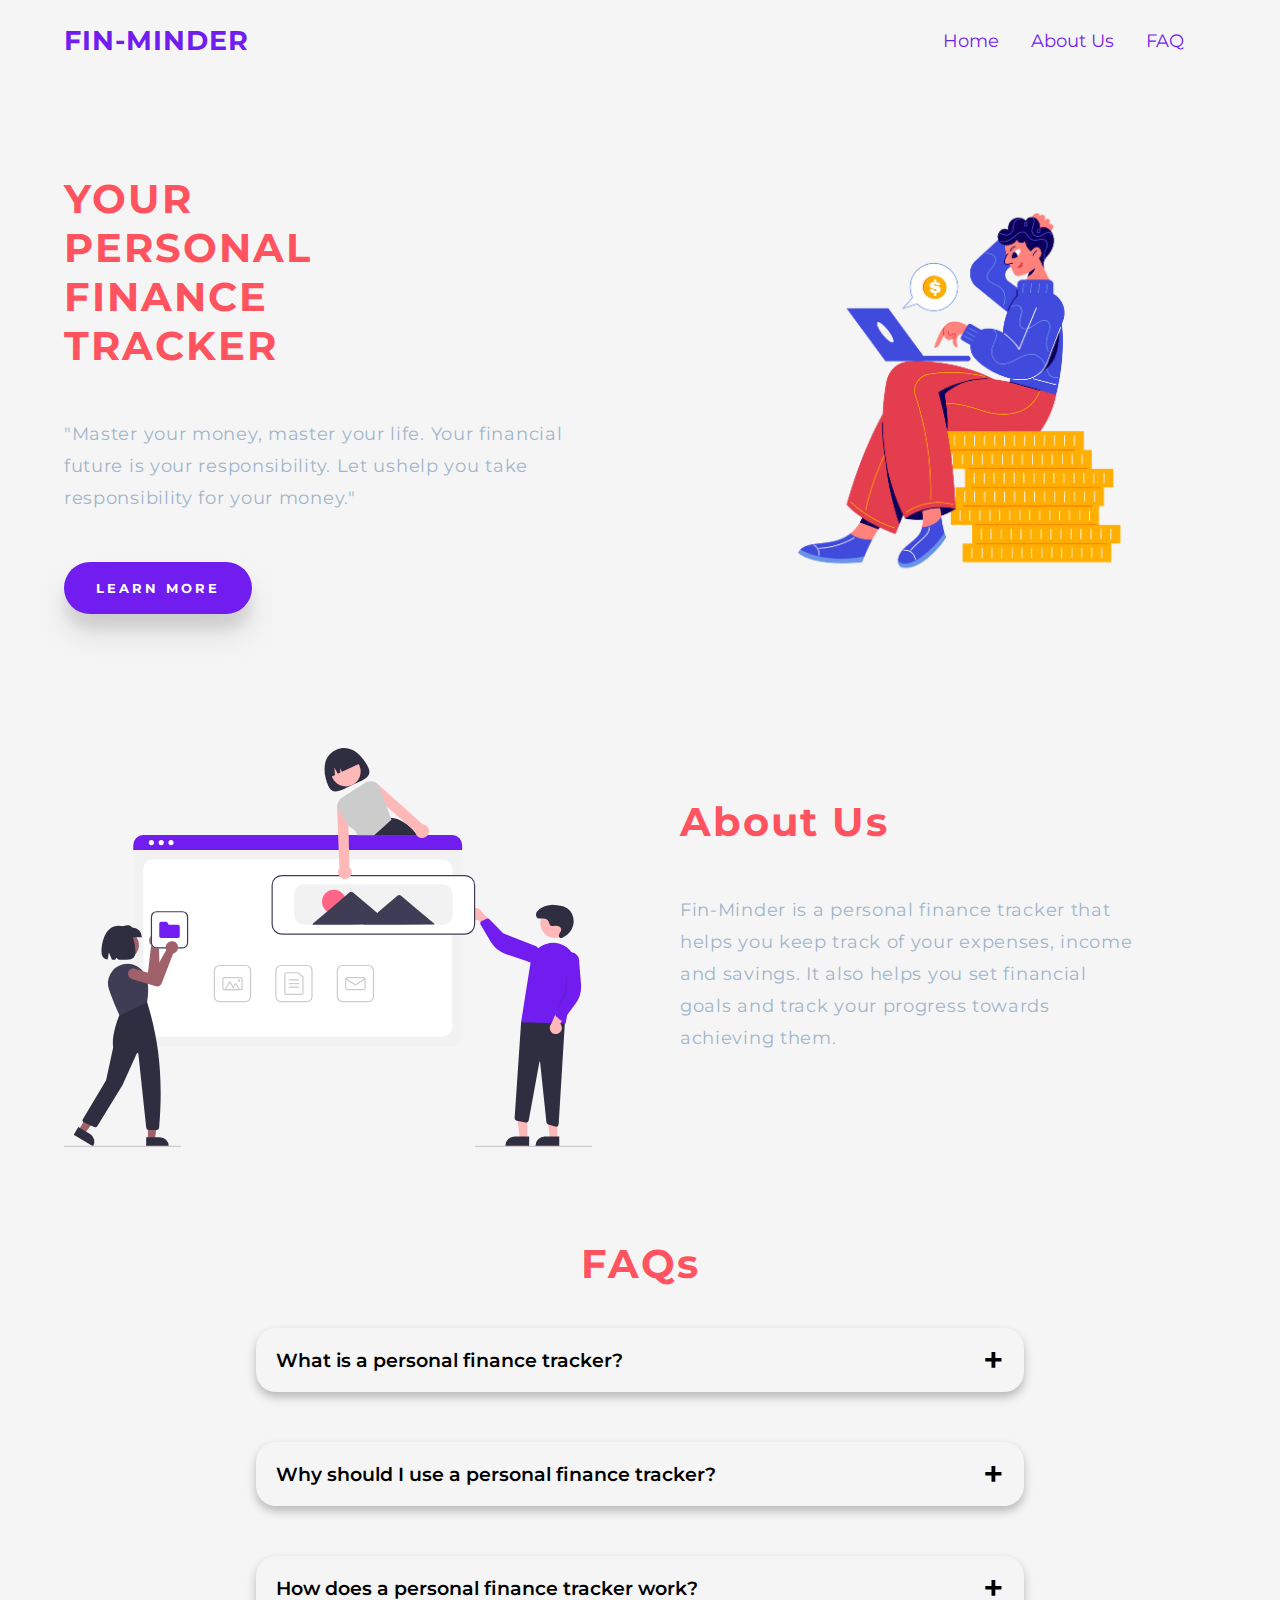
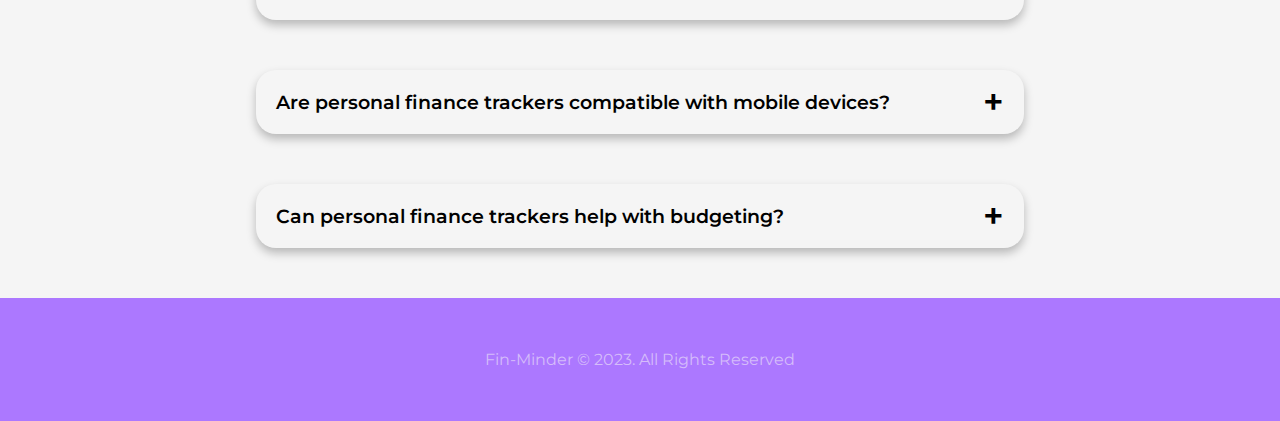
<file: index.html>
<!DOCTYPE html>
<html lang="en">

<head>
    <meta charset="UTF-8">
    <meta name="viewport" content="width=device-width, initial-scale=1.0">
    <link rel="stylesheet" href="https://cdnjs.cloudflare.com/ajax/libs/font-awesome/6.4.0/css/all.min.css" integrity="sha512-iecdLmaskl7CVkqkXNQ/ZH/XLlvWZOJyj7Yy7tcenmpD1ypASozpmT/E0iPtmFIB46ZmdtAc9eNBvH0H/ZpiBw==" crossorigin="anonymous" referrerpolicy="no-referrer" />
    <link rel="stylesheet" href="https://cdnjs.cloudflare.com/ajax/libs/font-awesome/5.15.1/css/all.min.css">
    <link rel="stylesheet" href="./styles.css">
    <link href="https://fonts.googleapis.com/css2?family=Montserrat:wght@500&display=swap" rel="stylesheet">
    <title>Responsive Landing Page with NavBar</title>
</head>

<body>
    <header>
        <!-- ---------------------heading --------------------->
        <h1> Fin-Minder</h1>
<!-- ---------------------------Navbar ----------------------------->
        <section class="menu">
            <ul class="menu-list">
                <li><a href="#hom">Home</a></li>
                
                <li><a href="#abot">About Us</a></li>
                <li><a href="#faqs">FAQ</a></li>
                <!-- Add a login button and link it to login.html-->
                <li><a href="login.html" class="lin"> <i class="fa-sharp fa-solid fa-right-to-bracket fa-lg"></i></a></li>
    
            </ul>
            <button>
      <!-------------------------hamburger ------------------------------>
                <i class="fas fa-times"></i>
                <i class="fas fa-bars"></i>
            </button>

        </section>
    </header>
   
<!-------------------- hero section -------------->
    <section id="hom" class="main">

        <section class="left">
            <p class="title">YOUR PERSONAL FINANCE TRACKER</p>
            <p class="msg">"Master your money, master your life. Your financial future is your responsibility. 
                Let ushelp you take responsibility for your money."</p>
            <button class="cta">Learn More</button>
        </section>

        <section class="right">
            <img src="./images/l.png" alt="Langing image">
        </section>

    </section>
   <!-- about us section -->
    <section id="abot" class="about">
        <section class="aleft">
            <img src="./images/img.svg" alt="Langing image">
        </section>

        <section class="aright">
            <h1>About Us</h1>
            <p>Fin-Minder is a personal finance tracker that helps you keep track of your expenses, income and savings. 
            It also helps you set financial goals and track your progress towards achieving them. 
           
           
           
            </p>
        
                   </section>

            </section>
            
            
            <!------------- FAq section ---------------->
<section id="faqs" class="faq">
<h1>FAQs</h1>
<div class="wrapper">
  <div class="container">
    <div class="question">
      What is a personal finance tracker?
    </div>
    <div class="answercont">
      <div class="answer">
        A personal financial tracker is a tool or piece of software that helps people monitor and manage their personal money. It enables users to keep track of their income, spending, savings, investments, and other financial activities in one location.<br><br>


      </div>
    </div>
  </div>
  
    <div class="container">
    <div class="question">
      Why should I use a personal finance tracker?
    </div>
    <div class="answercont">
      <div class="answer">
        Using a personal money tracker has various advantages. It assists you in better understanding your financial condition, tracking your spending patterns, set and achieve financial objectives, and making smart budgeting, saving, and investment decisions. It also allows you to find areas where you may save money or improve your financial situation.
        <br><br>
      </div>
    </div>
  </div>
  <div class="container">
    <div class="question">
      How does a personal finance tracker work?
    </div>
    <div class="answercont">
      <div class="answer">
        Personal finance trackers often allow users to manually enter their income and spending or automatically import transactions from their bank accounts and credit cards. The program categorizes and organizes transactions through visualizations, charts, and reports, offering an overview of your financial activities.<br><br>


      </div>
    </div>
  </div>
  <div class="container">
    <div class="question">
      Are personal finance trackers compatible with mobile devices?
    </div>
    <div class="answercont">
      <div class="answer">
        Personal financial monitors are mobile device compatible. Many money tracker applications for smartphones and tablets are available, allowing you to keep track of your finances while on the move. To keep you up to current on your financial behavior, these applications may include features such as receipt scanning, spending monitoring, and real-time notifications.<br><br>


      </div>
    </div>
  </div>
  <div class="container">
    <div class="question">
      Can personal finance trackers help with budgeting?
    </div>
    <div class="answercont">
      <div class="answer">
        Yes, personal financial trackers are fantastic budgeting tools. They let you establish budget restrictions for various categories, such as grocery, entertainment, or utilities, and track your spending in relation to those limits. The tracker may give real-time data on your expenditure, assisting you in staying on budget and making any modifications. in regard to budgeting.<br><br>


      </div>
    </div>
  </div>
</div>
            </section>
            <!-- add footer section  -->
            <section class="foot">
                <footer>
                    <p>Fin-Minder &copy; 2023. All Rights Reserved</p>
                </footer>
            </section>
            
            <div id="back-to-top" class="back-to-top"></div>
    <!-- link script.js to this Page -->
    <script src="script.js"></script>


</body>

</html>
</file>
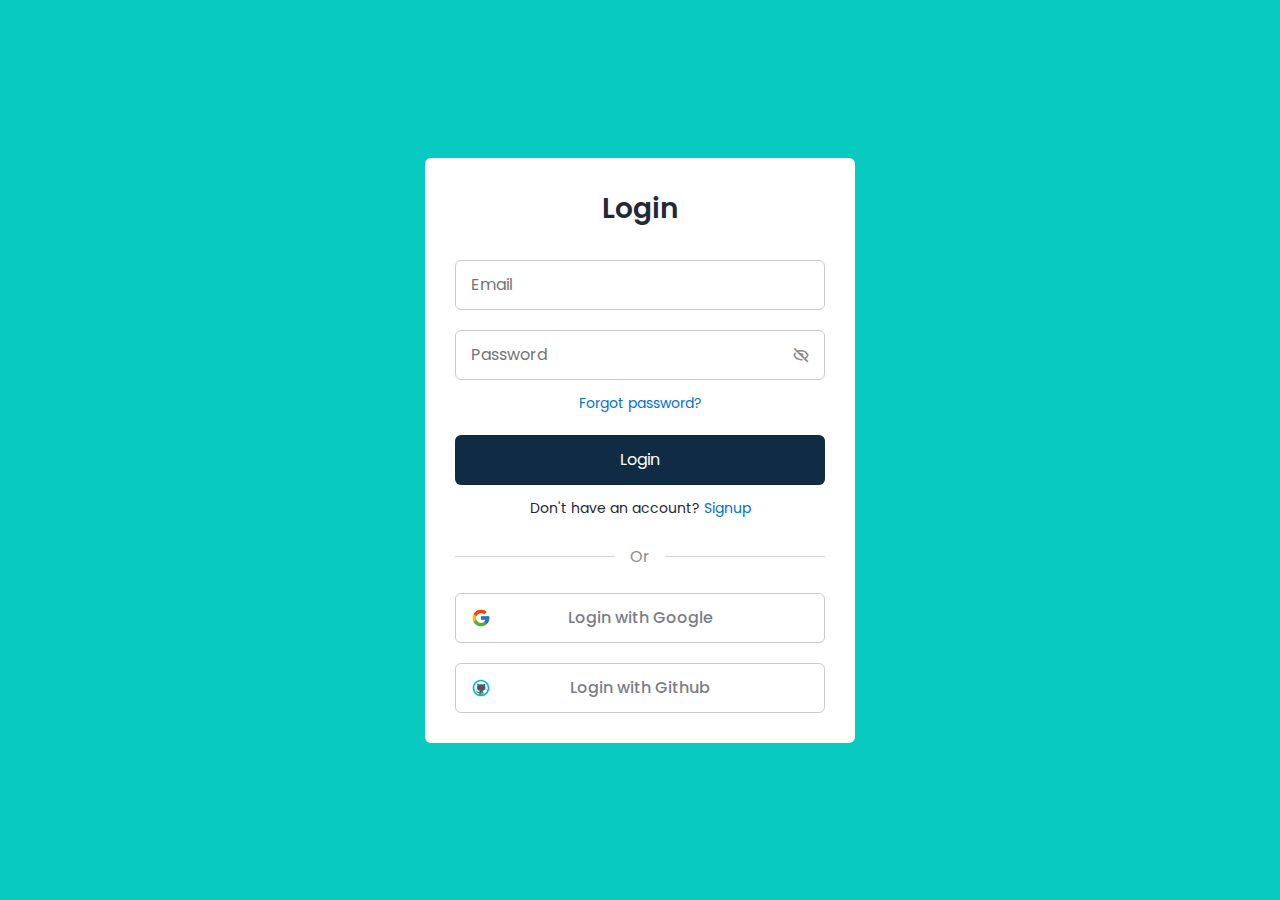
<file: features/login.html>
<!DOCTYPE html>
<!-- Coding By CodingNepal - codingnepalweb.com -->
<html lang="en">

<head>
    <meta charset="UTF-8">
    <meta http-equiv="X-UA-Compatible" content="IE=edge">
    <meta name="viewport" content="width=device-width, initial-scale=1.0">
    <title> Responsive Login and Signup Form </title>

    <!-- CSS -->
    <link rel="stylesheet" href="login.css">

    <!-- Boxicons CSS -->
    <link href='https://unpkg.com/boxicons@2.1.2/css/boxicons.min.css' rel='stylesheet'>

</head>

<body>
    <section class="container forms">
        <div class="form login">
            <div class="form-content">
                <header>Login</header>
                <form action="#">
                    <div class="field input-field">
                        <input type="email" placeholder="Email" class="input">
                    </div>

                    <div class="field input-field">
                        <input type="password" placeholder="Password" class="password">
                        <i class='bx bx-hide eye-icon'></i>
                    </div>

                    <div class="form-link">
                        <a href="#" class="forgot-pass">Forgot password?</a>
                    </div>

                    <div class="field button-field">
                        <button>Login</button>
                    </div>
                </form>

                <div class="form-link">
                    <span>Don't have an account? <a href="#" class="link signup-link">Signup</a></span>
                </div>
            </div>




            <div class="line"></div>


            <div class="media-options">

                <a href="#" class="field google">
                    <img src="/images/google.svg" alt="" class="google-img">
                    <span>Login with Google</span>
                </a>
                <a href="#" class="field github">
                    <img src="/images/github.svg" alt="" class="github-img">
                    <span>Login with Github</span>
                </a>
            </div>

        </div>

        <!-- Signup Form -->

        <div class="form signup">
            <div class="form-content">
                <header>Signup</header>
                <form action="#">
                    <div class="field input-field">
                        <input type="email" placeholder="Email" class="input">
                    </div>

                    <div class="field input-field">
                        <input type="password" placeholder="Create password" class="password">
                    </div>

                    <div class="field input-field">
                        <input type="password" placeholder="Confirm password" class="password">
                        <i class='bx bx-hide eye-icon'></i>
                    </div>

                    <div class="field button-field">
                        <button>Signup</button>
                    </div>
                </form>

                <div class="form-link">
                    <span>Already have an account? <a href="#" class="link login-link">Login</a></span>
                </div>
            </div>

            <div class="line"></div>

            <div class="media-options">
                <a href="#" class="field google">
                    <img src="/images/google.svg" alt="" class="google-img">
                    <span>Sign up with Google</span>
                </a>
                <a href="#" class="field github">
                    <img src="/images/github.svg" alt="" class="github-img">
                    <span>Sign up with Github</span>
                </a>
            </div>

        </div>
    </section>

    <!-- JavaScript -->
    <script src="login.js"></script>
</body>

</html>
</file>
<file: styles.css>
/* ----------------------------------BODY CSS---------------------------------------------------------- */
* {
    margin: 0;
    padding: 0;
    box-sizing: border-box;
    font-family: 'Montserrat', sans-serif;
}

body {
    min-height: 100vh;
    width: 100%;
    background-color: #F5F5F5;
    display: flex;
    flex-direction: column;
    justify-content: center;
    align-items: center;
}
/*--------------------------------------------------------- END ---------------------------------------------*/
/*--------------------------------------------------------- NavBAR CSS ------------------------------------*/
header {

  
    position: fixed;
    top: 0;
    height: 80px;
    width: 100%;
    display: flex;
    justify-content: space-between;
    align-items: center;
    padding: 0 64px;
    font-size: 16px;
    position: relative;
}


header h1 {
    color: #711def;
    text-transform: uppercase;
    font-size: 1.7em;
    letter-spacing: 1px;
    margin-right: 0;
}



.menu {
    display: flex;
}

.menu button {
    display: none;
}

.menu-list {
    color: #711def;
    list-style: none;
    display: flex;
  
}

.menu-list li {
    display: inline-block;
    margin-left: 32px;
    font-size: 1.1em;
    cursor: pointer;
    transition: color 0.3s;
}
.menu-list li a{
    text-decoration: none;
    color: #711def;
}
.menu-list li a:hover{
    color: #ff5360;
}

.menu-list li.active,
.menu-list li:hover {
    color: #ff5360;
    transform: scale(1.2);
}

/* ---------------------------------------------------------NavBar CSS END--------------------------------------------- */
/* back to top */
.back-to-top {
    position: fixed;
    width: 64px;
    height: 64px;
    right: 20px;
    bottom: 20px;
    border-radius: 50%;
    background-color: rgba(0, 0, 0, 0.85);
   
    cursor: pointer;
    opacity: 0;
    transform: scale(0.5) translate3d(0, 50px, 0);
    transform-origin: 50% 100%;
    transition: border-color 300ms ease-out, opacity 200ms ease-out, transform 200ms ease-out;
    box-shadow: rgba(14, 30, 37, 0.12) 0px 2px 4px 0px, rgba(14, 30, 37, 0.32) 0px 2px 16px 0px;
  }
  .back-to-top:hover {
    border: 1px solid #711def;

  }
  .back-to-top:hover:before {
    transform: translate3d(0, -2px, 0) rotate(-45deg);
  }
  .back-to-top:hover:after {
    transform: translate3d(0, -2px, 0) rotate(45deg);
  }
  .back-to-top:before, .back-to-top:after {
    display: block;
    content: "";
    position: absolute;
    top: 30px;
    width: 24px;
    border-top: 2px solid #868686;
    transition: transform 175ms ease-out;
  }
  .back-to-top:before {
    left: 12px;
    transform: rotate(-45deg);
  }
  .back-to-top:after {
    left: 28px;
    transform: rotate(45deg);
  }
  .back-to-top.ks-appear {
    opacity: 1;
    transform: scale(1) translate3d(0, 0, 0);
  }

/* ---------------------------------------------------------HERO SECTION CSS --------------------------------------------*/
.main {
    flex: 1;
    display: flex;
    align-items: center;
}

.right img {
    width: 100%;
}

.left {
    max-width: 50%;
    padding: 40px 64px;
}

.right {
    padding: 40px 48px;
    max-width: 50%;
}

.title {
    color: #ff5360;
    font-size: 2.5em;
    width: 75%;
    font-weight: bold;
    letter-spacing: 2px;
    margin-bottom: 48px;
}

.msg {
    color: #9fb5cc;
    font-size: 1.1em;
    letter-spacing: 0.7px;
    line-height: 32px;
    margin-bottom: 48px;
}

button.cta {
    border: none;
    outline: none;
    background-color: #711def;
    color: #fff;
    padding: 18px 32px;
    font-weight: bold;
    letter-spacing: 3px;
    text-transform: uppercase;
    border-radius: 30px;
    box-shadow: 0 20px 35px rgba(0, 0, 0, 0.1),
    0 15px 12px rgba(0, 0, 0, 0.08);
    cursor: pointer;
    transition: opacity 0.9;
}

button.cta:hover {
    opacity: 0.9;
}
/*------------------------------------------------------------- HERO SECTION CSS END -----------------------------------------------------*/
/*------------------------------------------------------------- ABOUT SECTION CSS --------------------------------------------------------*/

.about {
    flex: 1;
    display: flex;
    align-items: center;
    text-align: center;
}

.aleft img {
    width: 100%;
    padding-left: 1rem;
}

.aright {
    text-align: right;
    max-width: 50%;
    padding: 40px ;
    
}
.aright h1{
    text-align: left;
    color: #ff5360;
    font-size: 2.5em;
    width: 85%;
    font-weight: bold;
    letter-spacing: 2px;
    margin-bottom: 48px;
}
.aright p{
    text-align: left;
    color: #9fb5cc;
    font-size: 1.1em;
    letter-spacing: 0.7px;
    line-height: 32px;
    margin-bottom: 48px;
    width: 85%;
    padding-right: 1rem;

}
.aleft {
    padding: 40px 48px;
    max-width: 50%;
}

/*-------------------------------------------------------- ABOUT SECTION CSS END --------------------------------------------------*/

/*-------------------------------------------------------- FAQ SECTION CSS --------------------------------------------------------*/
@import url("https://fonts.googleapis.com/css?family=Lato:400,400i,700");



.wrapper {
  width: 60%;
}
.faq{
    display: flex;
    justify-content: center;
    align-items: center;
    flex-direction: column;
}
.faq h1 {
    padding-top: 3rem;padding-bottom: 1rem;
    text-align: center;
    color: #ff5360;
    font-size: 2.5em;
    width: 85%;
    font-weight: bold;
    letter-spacing: 2px;
    margin-bottom: 24px;
 
}

.container {
  background-color:#F5F5F5;
  color: black;
  border-radius: 20px;
  box-shadow: 0 5px 10px 0 rgb(0,0,0,0.25);
  margin-bottom: 50px ;

}

.question {
    

  font-size: 1.2rem;
  font-weight: 600;
  padding: 20px 80px 20px 20px;
  position: relative;
  display: flex;
  align-items: center;
  cursor: pointer;
}

.question::after {
    
  content: "\002B";
  font-size: 2.2rem;
  position: absolute;
  right: 20px;
  transition: 0.2s;
}

.question.active::after {
    
  transform: rotate(45deg);
}

.answercont {
  max-height: 0;
  overflow: hidden;
  transition: 0.3s;
  
}

.answer {
    border-top:  1px solid #9fb5cc;;
    color: #9fb5cc;

  padding: 20px 20px 20px 20px;
  line-height: 1.5rem;
}

/*-------------------------------------------------------- FAQ SECTION CSS END --------------------------------------------------------*/
/*--------------------------------------------------------- FOOTER SECTION CSS --------------------------------------------------------*/

footer{
    padding-top: 2rem;
    padding-bottom: 2rem;
    
}
.foot {
    width: 100%;
    background-color:#AC78FF;
 
    text-align: center;
    padding: 20px 0;
  }
  
  .foot p {
    color: #d5bcfa;
    margin: 0;
  }

  /*--------------------------------------------------------- FOOTER SECTION CSS END--------------------------------------------------------*/





/*  -----    RESPONSIVENESS    -----  */
@media (max-width:800px) {
    header,
    .left,
    .right {
        padding-left: 40px;
        padding-right: 40px;
    }
}


@media (max-width: 650px) {
    html {
        font-size: 14px;
      }
    
/* ------nav bar-------- */


.menu button {
 
  
    display: block;
    width: 40px;
    height: 40px;
    border: none;
    background: transparent;
    color: #711def;
    outline: none;
    font-size: 1.7em;
    cursor: pointer;
    z-index: 2;
}

.menu i.fa-times,
.menu.opened i.fa-bars {
    display: none;
}

.menu.opened i.fa-times,
.menu i.fa-bars {
    display: block;
    animation: enter 0.8s;
}

@keyframes enter {
    0% {
        opacity: 0;
    }

    100% {
        opacity: 1;
    }
}

.menu-list {
    position: fixed;
    top: 0;
    right: 0;
    width: 70%;
    height: 100%;
    background-color: #711def;
font-size: 1rem;
    padding: 46px;
    flex-direction: column;
    align-items: flex-end;
    padding-top: 80px;
    transform: translateX(100%);
    transition: transform 0.5s;
    opacity: .8;
}

.menu-list li {
    
    font-size: 1.7em;
    margin: 32px 0px;
}
.menu-list li a{
    text-decoration: none;
    color:#F5F5F5;
}
.menu-list li a:hover{
    color: #ff5360;
}

.menu.opened .menu-list {
    transform: translateX(0);
}

.menu.opened button {
    color: #fff;
}
/* ------nav bar end---- */
/*-------hero section----*/
.main {
    flex-direction: column;
}
.title{
    font-size: 1.5em;
}

.left,
.right {
    width: 100%;
    max-width: 100%;
    padding: 24px;
    display: flex;
    flex-direction: column;
    align-items: center;
}

.left {
    font-size: 0.8em;
}

.left * {
    width: 95%;
    margin-bottom: 32px;
    text-align: center;
}

button.cta {
    max-width: 60%;
}

.right img {
    padding-top: 24px;
    width: 80%;
}

/*-------hero section end---- */
/*--------- about------------  */
.about {
    flex-direction: column;
}
.aleft,.aright{
    width: 100%;
    max-width: 100%;
    padding: 24px;
    display: flex;
    flex-direction: column;
    align-items: center;
}
.aright h1{
    text-align: center;
    color: #ff5360;
    font-size: 1.5em;
    width: 85%;
    font-weight: bold;
    letter-spacing: 2px;
    margin-bottom: 48px;
}
.aright p{
    text-align: center;
    color: #9fb5cc;
    font-size: .8em;
    letter-spacing: 0.7px;
    line-height: 32px;
    margin-bottom: 24px;
    width: 85%;
    padding-right: .5rem;
    padding-left: .5rem;
}
/*--------- about end------------  */
/*--------- FAQ------------  */
.wrapper {
    width: 80%;
 
  }
  .faq h1{
      font-size: 1.5rem;
      letter-spacing: .7px;
  }
  .answer{
      font-size: .8rem;
      letter-spacing: .7px;
  }
  
  .question {

    text-align: left;
    font-size: 1rem;
    padding-top: 20px;
    padding-bottom: 20px;
padding-left: 20px;
    padding-right: 35px;
  }
/*--------- FAQ end------------  */
/*--------- footer------------  */
/*--------- footer end------------  */

}
</file>
<file: features/login.css>
/* Google Fonts - Poppins */
@import url('https://fonts.googleapis.com/css2?family=Poppins:wght@300;400;500;600&display=swap');

* {
    margin: 0;
    padding: 0;
    box-sizing: border-box;
    font-family: 'Poppins', sans-serif;
}

.container {
    height: 100vh;
    width: 100%;
    display: flex;
    align-items: center;
    justify-content: center;
    background-color: #08cac0;
    column-gap: 30px;
}

.form {
    position: absolute;
    max-width: 430px;
    width: 100%;
    padding: 30px;
    border-radius: 6px;
    background: #FFF;
}

.form.signup {
    opacity: 0;
    pointer-events: none;
}

.forms.show-signup .form.signup {
    opacity: 1;
    pointer-events: auto;
}

.forms.show-signup .form.login {
    opacity: 0;
    pointer-events: none;
}

header {
    font-size: 28px;
    font-weight: 600;
    color: #232836;
    text-align: center;
}

form {
    margin-top: 30px;
}

.form .field {
    position: relative;
    height: 50px;
    width: 100%;
    margin-top: 20px;
    border-radius: 6px;
}

.field input,
.field button {
    height: 100%;
    width: 100%;
    border: none;
    font-size: 16px;
    font-weight: 400;
    border-radius: 6px;
}

.field input {
    outline: none;
    padding: 0 15px;
    border: 1px solid#CACACA;
}

.field input:focus {
    border-bottom-width: 2px;
}

.eye-icon {
    position: absolute;
    top: 50%;
    right: 10px;
    transform: translateY(-50%);
    font-size: 18px;
    color: #8b8b8b;
    cursor: pointer;
    padding: 5px;
}

.field button {
    color: #fff;
    background-color: #102c44;
    transition: all 0.3s ease;
    cursor: pointer;
}

.field button:hover {
    background-color: #08cac0;
}

.form-link {
    text-align: center;
    margin-top: 10px;
}

.form-link span,
.form-link a {
    font-size: 14px;
    font-weight: 400;
    color: #232836;
}

.form a {
    color: #0171d3;
    text-decoration: none;
}

.form-content a:hover {
    text-decoration: underline;
}

.line {
    position: relative;
    height: 1px;
    width: 100%;
    margin: 36px 0;
    background-color: #d4d4d4;
}

.line::before {
    content: 'Or';
    position: absolute;
    top: 50%;
    left: 50%;
    transform: translate(-50%, -50%);
    background-color: #FFF;
    color: #8b8b8b;
    padding: 0 15px;
}

.media-options a {
    display: flex;
    align-items: center;
    justify-content: center;
}

a.facebook {
    color: #fff;
    background-color: #4267b2;
}

a.facebook .facebook-icon {
    height: 28px;
    width: 28px;
    color: #0171d3;
    font-size: 20px;
    border-radius: 50%;
    display: flex;
    align-items: center;
    justify-content: center;
    background-color: #fff;
}

.facebook-icon,
img.google-img,
img.github-img {
    position: absolute;
    top: 50%;
    left: 15px;
    transform: translateY(-50%);
}

img.google-img,
img.github-img {
    height: 20px;
    width: 20px;
    object-fit: cover;
}

a.google,
a.github {
    border: 1px solid #CACACA;
}

a.google span,
a.github span {
    font-weight: 500;
    opacity: 0.6;
    color: #232836;
}

@media screen and (max-width: 400px) {
    .form {
        padding: 20px 10px;
    }

}
</file>
